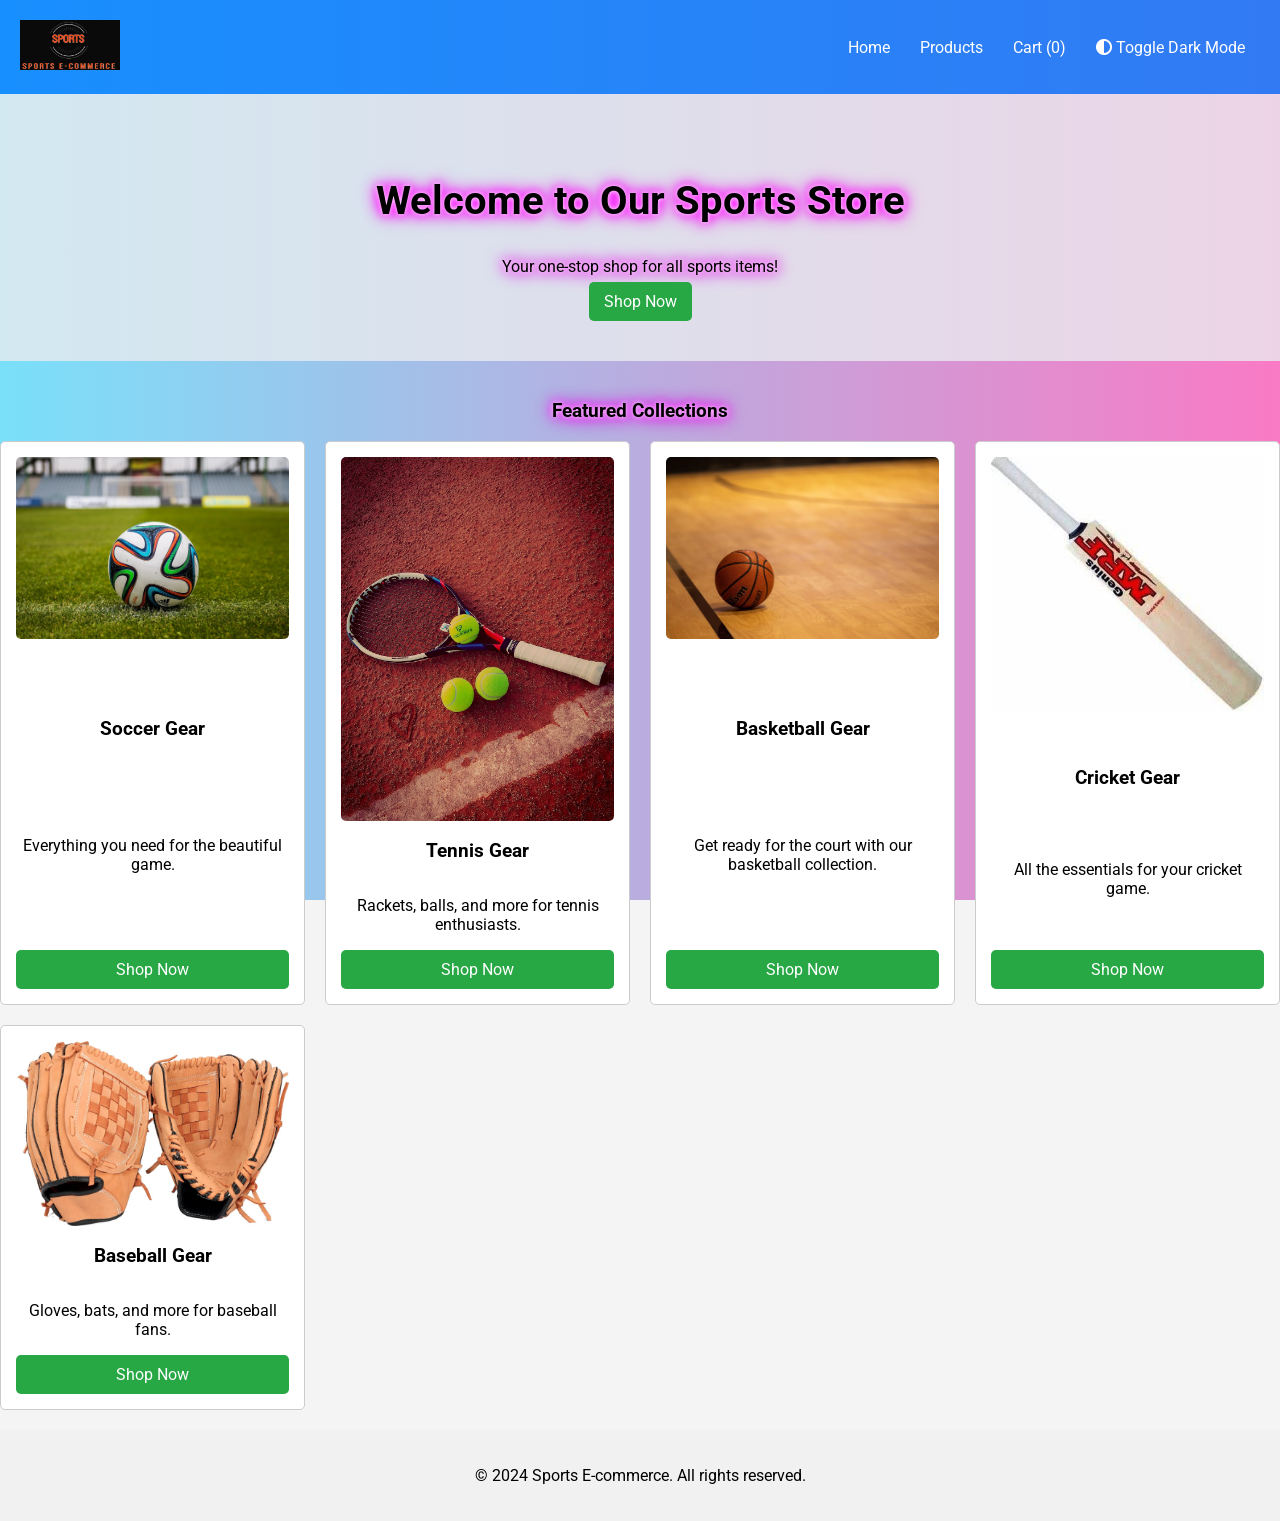
<file: task 2/index.html>
<!DOCTYPE html>
<html lang="en">
<head>
    <meta charset="UTF-8">
    <meta name="viewport" content="width=device-width, initial-scale=1.0">
    <link rel="stylesheet" href="styles.css">
    <link rel="stylesheet" href="https://cdnjs.cloudflare.com/ajax/libs/font-awesome/6.0.0-beta3/css/all.min.css">
    <title>Sports E-commerce</title>
</head>
<body>
    <header>
        <nav>
            <div class="logo">
                <img src="images/1.png" alt="Sports Store Logo">
            </div>
            <ul>
                <li><a href="index.html">Home</a></li>
                <li><a href="products.html">Products</a></li>
                <li><a href="cart.html">Cart (<span id="cart-count">0</span>)</a></li>
                <li><a href="#" id="theme-toggle"><i class="fas fa-adjust"></i> Toggle Dark Mode</a></li>
            </ul>
        </nav>
    </header>
    <div class="hero">
        <h2 class="glow">Welcome to Our Sports Store</h2>
        <p class="glow">Your one-stop shop for all sports items!</p>
        <a href="products.html" class="btn">Shop Now</a>
    </div>
    <section class="collections">
        <h3 class="glow">Featured Collections</h3>
        <div class="collection-grid">
            <div class="collection">
                <img src="images/Soccer Ball.jpg" alt="Soccer Gear">
                <h3>Soccer Gear</h3>
                <p>Everything you need for the beautiful game.</p>
                <a href="products.html" class="btn">Shop Now</a>
            </div>
            <div class="collection">
                <img src="images/Tennis Racket.jpg" alt="Tennis Gear">
                <h3>Tennis Gear</h3>
                <p>Rackets, balls, and more for tennis enthusiasts.</p>
                <a href="products.html" class="btn">Shop Now</a>
            </div>
            <div class="collection">
                <img src="images/Basketball.webp" alt="Basketball Gear">
                <h3>Basketball Gear</h3>
                <p>Get ready for the court with our basketball collection.</p>
                <a href="products.html" class="btn">Shop Now</a>
            </div>
            <div class="collection">
                <img src="images/Cricket Bat.jpg" alt="Cricket Gear">
                <h3>Cricket Gear</h3>
                <p>All the essentials for your cricket game.</p>
                <a href="products.html" class="btn">Shop Now</a>
            </div>
            <div class="collection">
                <img src="images/Baseball Glove.jpg" alt="Baseball Gear">
                <h3>Baseball Gear</h3>
                <p>Gloves, bats, and more for baseball fans.</p>
                <a href="products.html" class="btn">Shop Now</a>
            </div>
        </div>
    </section>
    <footer>
        <p>&copy; 2024 Sports E-commerce. All rights reserved.</p>
    </footer>
    <script src="script.js"></script>
</body>
</html>
</file>
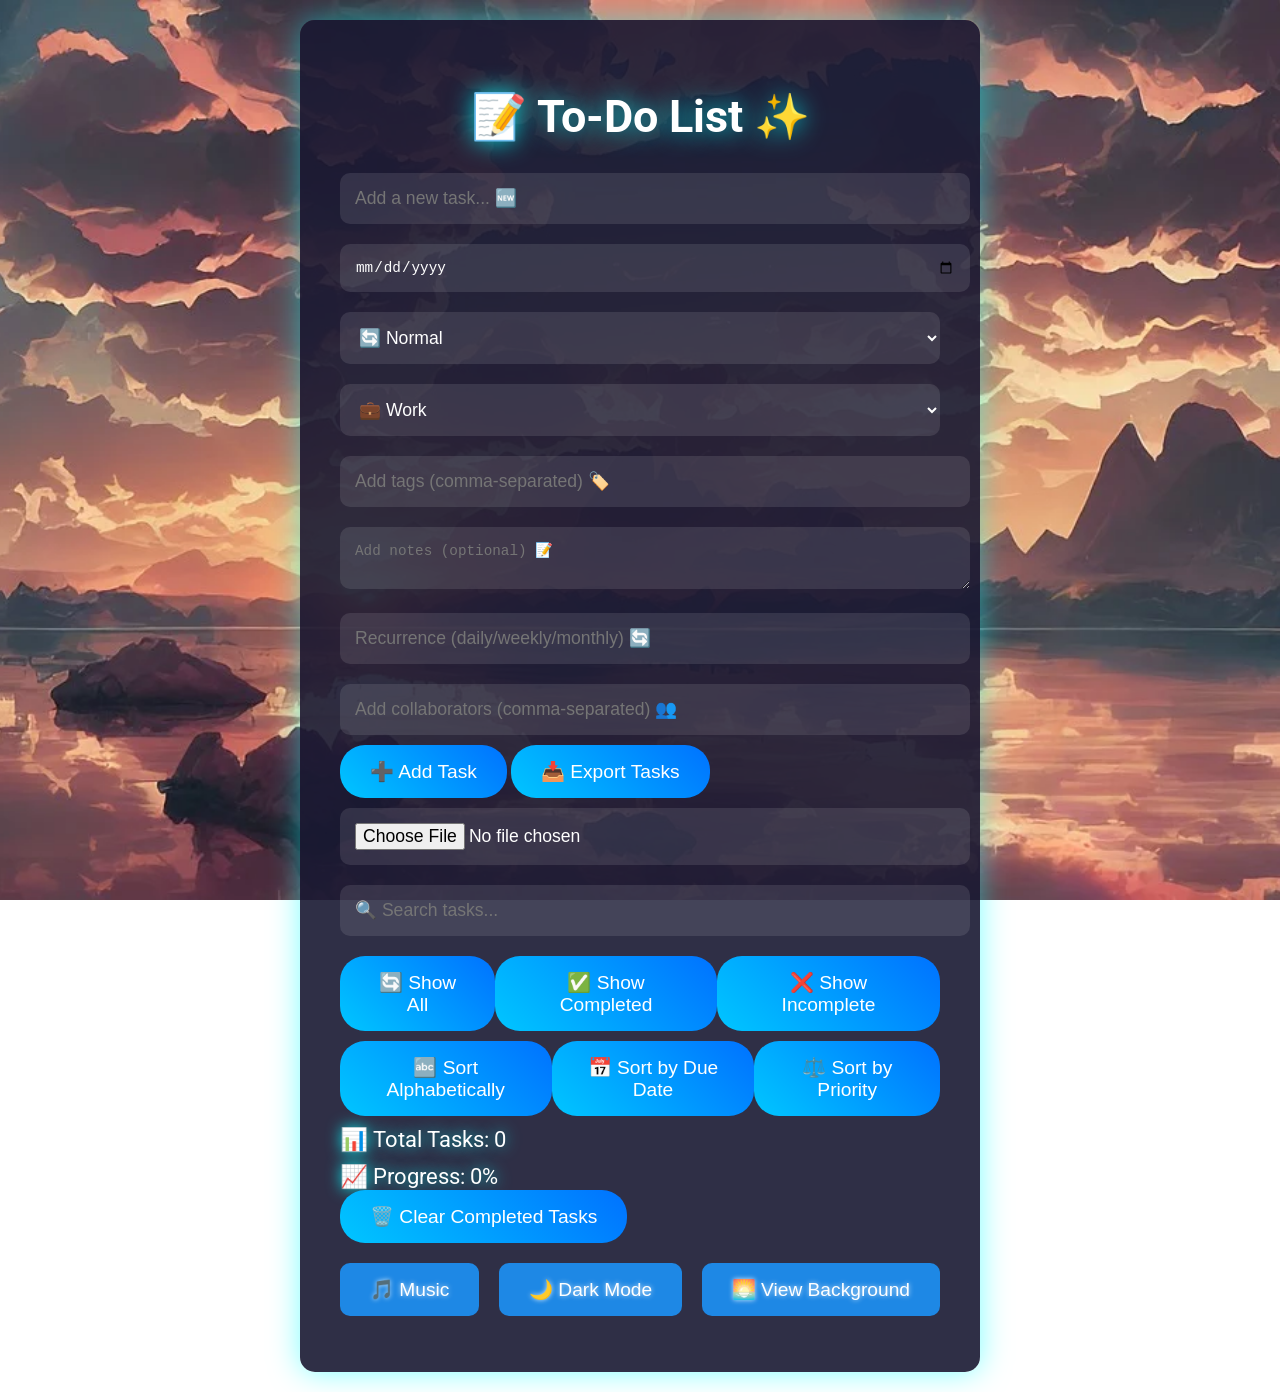
<file: task1/index.html>
<!DOCTYPE html>
<html lang="en">
<head>
    <meta charset="UTF-8">
    <meta name="viewport" content="width=device-width, initial-scale=1.0">
    <link href="https://fonts.googleapis.com/css2?family=Roboto:wght@400;700&display=swap" rel="stylesheet">
    <link rel="stylesheet" href="styles.css">
    <title>To-Do List App</title>
</head>
<body>
    <audio id="backgroundMusic" loop>
        <source src="2.mp3" type="audio/mpeg"> <!-- Replace with your music file -->
        Your browser does not support the audio element.
    </audio>
    <div class="container">
        <h1>📝 To-Do List ✨</h1>
        <input type="text" id="taskInput" placeholder="Add a new task... 🆕">
        <input type="date" id="dueDateInput" placeholder="🗓️ Due Date">
        <select id="priorityInput">
            <option value="normal">🔄 Normal</option>
            <option value="high">🔥 High</option>
            <option value="medium">⚠️ Medium</option>
            <option value="low">🐢 Low</option>
        </select>
        <select id="categoryInput">
            <option value="work">💼 Work</option>
            <option value="personal">🏠 Personal</option>
            <option value="school">🏫 School</option>
        </select>
        <input type="text" id="tagsInput" placeholder="Add tags (comma-separated) 🏷️">
        <textarea id="noteInput" placeholder="Add notes (optional) 📝"></textarea>
        <input type="text" id="recurrenceInput" placeholder="Recurrence (daily/weekly/monthly) 🔄">
        <input type="text" id="collaboratorsInput" placeholder="Add collaborators (comma-separated) 👥">
        <button id="addTaskBtn">➕ Add Task</button>
        <button id="exportTasks">📥 Export Tasks</button>
        <input type="file" id="importTasks" accept=".json">
        <input type="text" id="searchInput" placeholder="🔍 Search tasks...">
        <div class="filters">
            <button id="showAll">🔄 Show All</button>
            <button id="showCompleted">✅ Show Completed</button>
            <button id="showIncomplete">❌ Show Incomplete</button>
        </div>
        <div class="sorting">
            <button id="sortAlphabetically">🔤 Sort Alphabetically</button>
            <button id="sortByDueDate">📅 Sort by Due Date</button>
            <button id="sortByPriority">⚖️ Sort by Priority</button>
        </div>
        <div id="taskCount">📊 Total Tasks: 0</div>
        <div id="taskProgress">📈 Progress: 0%</div>
        <button id="clearCompleted">🗑️ Clear Completed Tasks</button>
        
        <!-- Music and Dark Mode Toggle -->
        <div class="theme-toggle">
            <button id="musicToggle">🎵 Music</button>
            <button id="darkModeToggle">🌙 Dark Mode</button>
            <button id="toggleBackgroundBtn">🌅 View Background</button>
        </div>

        <ul id="taskList"></ul>
        <div id="toast" style="display: none;">🔔 Notification</div>
    </div>
    <script src="script.js"></script>
    <script>
        // Start background music
        const backgroundMusic = document.getElementById('backgroundMusic');
        backgroundMusic.play();

        // Music toggle functionality
        const musicToggle = document.getElementById('musicToggle');
        musicToggle.addEventListener('change', () => {
            if (musicToggle.checked) {
                backgroundMusic.play();
            } else {
                backgroundMusic.pause();
            }
        });

        // Dark mode toggle functionality
        const darkModeToggle = document.getElementById('darkModeToggle');
        darkModeToggle.addEventListener('change', () => {
            document.body.classList.toggle('dark-mode', darkModeToggle.checked);
        });
    </script>
</body>
</html>
</file>
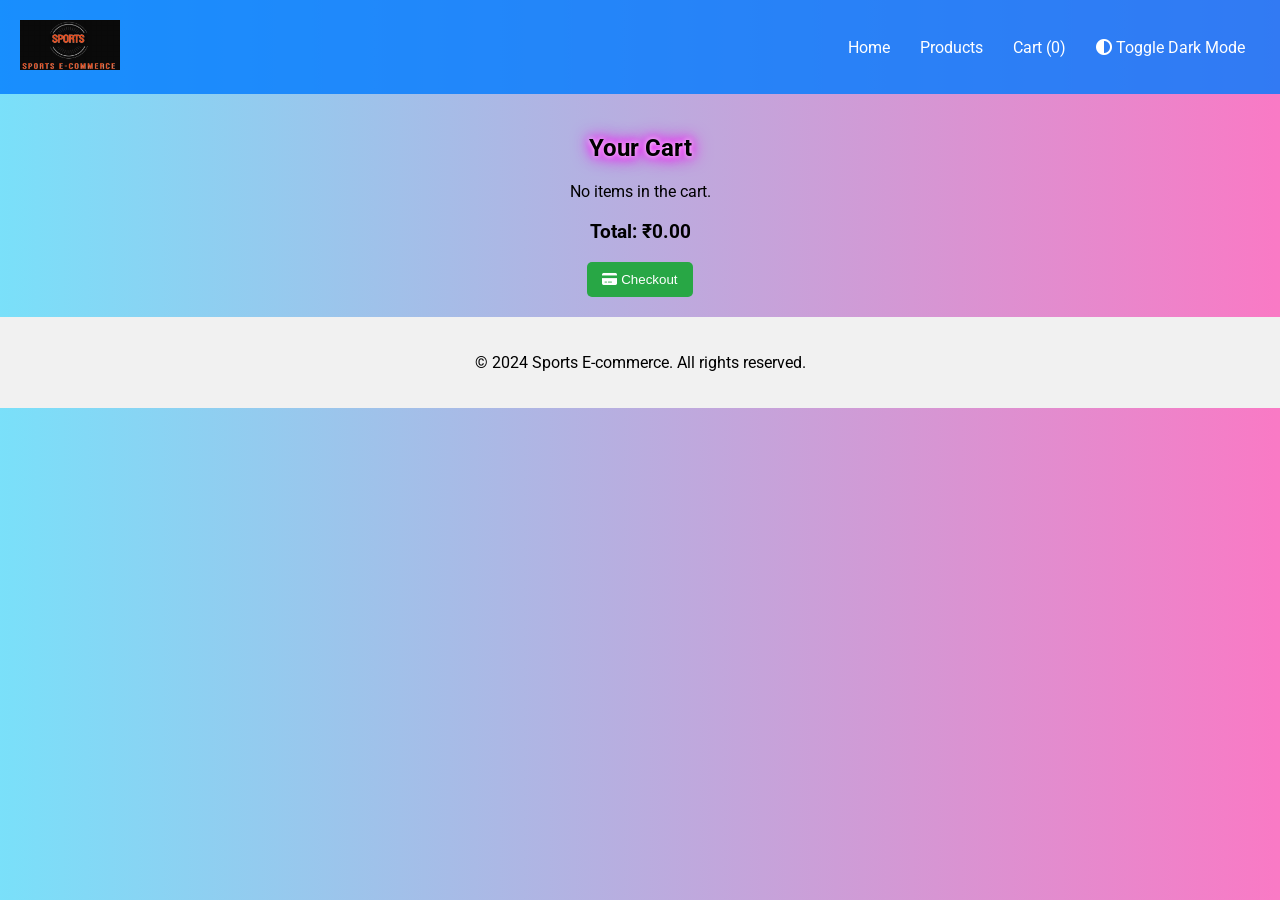
<file: task 2/cart.html>
<!DOCTYPE html>
<html lang="en">
<head>
    <meta charset="UTF-8">
    <meta name="viewport" content="width=device-width, initial-scale=1.0">
    <link rel="stylesheet" href="styles.css">
    <link rel="stylesheet" href="https://cdnjs.cloudflare.com/ajax/libs/font-awesome/6.0.0-beta3/css/all.min.css">
    <title>Cart - Sports E-commerce</title>
</head>
<body>
    <header>
        <nav>
            <div class="logo">
                <img src="images/1.png" alt="Sports Store Logo">
            </div>
            <ul>
                <li><a href="index.html">Home</a></li>
                <li><a href="products.html">Products</a></li>
                <li><a href="cart.html">Cart (<span id="cart-count">0</span>)</a></li>
                <li><a href="#" id="theme-toggle"><i class="fas fa-adjust"></i> Toggle Dark Mode</a></li>
            </ul>
        </nav>
    </header>
    <div class="cart">
        <h2 class="glow">Your Cart</h2>
        <div id="cart-items">
            <p>No items in the cart.</p>
        </div>
        <div class="cart-total">
            <h3>Total: ₹<span id="total-price">0.00</span></h3>
        </div>
        <button id="checkout" class="btn"><i class="fas fa-credit-card"></i> Checkout</button>
    </div>
    <footer>
        <p>&copy; 2024 Sports E-commerce. All rights reserved.</p>
    </footer>
    <script src="script.js"></script>
</body>
</html>
</file>
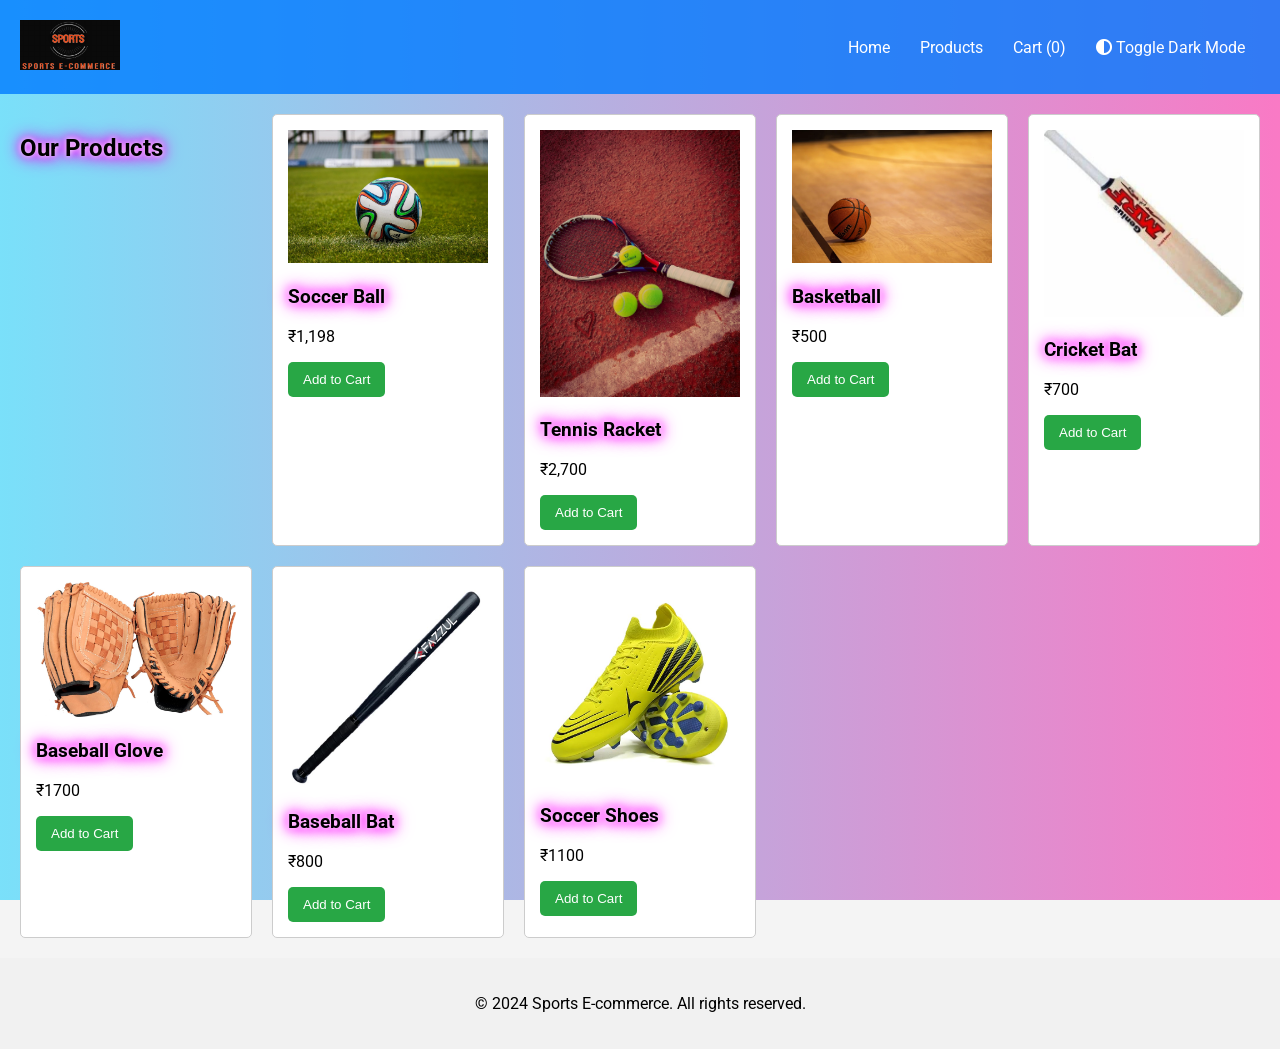
<file: task 2/products.html>
<!DOCTYPE html>
<html lang="en">
<head>
    <meta charset="UTF-8">
    <meta name="viewport" content="width=device-width, initial-scale=1.0">
    <link rel="stylesheet" href="styles.css">
    <link rel="stylesheet" href="https://cdnjs.cloudflare.com/ajax/libs/font-awesome/6.0.0-beta3/css/all.min.css">
    <title>Products - Sports E-commerce</title>
</head>
<body>
    <header>
        <nav>
            <div class="logo">
                <img src="images/1.png" alt="Sports Store Logo">
            </div>
            <ul>
                <li><a href="index.html">Home</a></li>
                <li><a href="products.html">Products</a></li>
                <li><a href="cart.html">Cart (<span id="cart-count">0</span>)</a></li>
                <li><a href="#" id="theme-toggle"><i class="fas fa-adjust"></i> Toggle Dark Mode</a></li>
            </ul>
        </nav>
    </header>
    <div class="product-grid">
        <h2 class="glow">Our Products</h2>
        <!-- Soccer Ball -->
        <div class="product" data-name="Soccer Ball" data-price="1999.99">
            <img src="images/Soccer Ball.jpg" alt="Soccer Ball">
            <h3 class="glow">Soccer Ball</h3>
            <p>₹1,198</p>
            <button class="add-to-cart btn">Add to Cart</button>
        </div>
        <!-- Tennis Racket -->
        <div class="product" data-name="Tennis Racket" data-price="2999.99">
            <img src="images/Tennis Racket.jpg" alt="Tennis Racket">
            <h3 class="glow">Tennis Racket</h3>
            <p>₹2,700</p>
            <button class="add-to-cart btn">Add to Cart</button>
        </div>
        <!-- Basketball -->
        <div class="product" data-name="Basketball" data-price="2499.99">
            <img src="images/Basketball.webp" alt="Basketball">
            <h3 class="glow">Basketball</h3>
            <p>₹500</p>
            <button class="add-to-cart btn">Add to Cart</button>
        </div>
        <!-- Cricket Bat -->
        <div class="product" data-name="Cricket Bat" data-price="1500.00">
            <img src="images/Cricket Bat.jpg" alt="Cricket Bat">
            <h3 class="glow">Cricket Bat</h3>
            <p>₹700</p>
            <button class="add-to-cart btn">Add to Cart</button>
        </div>
        <!-- Baseball Glove -->
        <div class="product" data-name="Baseball Glove" data-price="2000.00">
            <img src="images/Baseball Glove.jpg" alt="Baseball Glove">
            <h3 class="glow">Baseball Glove</h3>
            <p>₹1700</p>
            <button class="add-to-cart btn">Add to Cart</button>
        </div>
        <!-- Baseball Bat  -->
        <div class="product" data-name="Baseball Bat" data-price="2200.00">
            <img src="images/Baseball Bat.jpg" alt="Baseball Bat">
            <h3 class="glow">Baseball Bat</h3>
            <p>₹800</p>
            <button class="add-to-cart btn">Add to Cart</button>
        </div>
        <!-- Soccer Shoes  -->
        <div class="product" data-name="Soccer Shoes" data-price="3500.00">
            <img src="images/Soccer Shoes.jpg" alt="Soccer Shoes">
            <h3 class="glow">Soccer Shoes</h3>
            <p>₹1100</p>
            <button class="add-to-cart btn">Add to Cart</button>
        </div>
    </div>
    <footer>
        <p>&copy; 2024 Sports E-commerce. All rights reserved.</p>
    </footer>
    <script src="script.js"></script>
</body>
</html>
</file>
<file: task 2/styles.css>
@import url('https://fonts.googleapis.com/css2?family=Roboto:wght@400;700&display=swap');

body {
    font-family: 'Roboto', sans-serif;
    margin: 0;
    padding: 0;
    background-color: #f4f4f4;
    transition: background-color 0.3s ease, color 0.3s ease;
}

body.dark-mode {
    background-color: #333;
    color: #f4f4f4;
}

header {
    background: rgba(0, 123, 255, 0.8);
    color: white;
    padding: 20px 0;
    position: sticky;
    top: 0;
    z-index: 1000;
}

nav {
    display: flex;
    align-items: center;
    justify-content: space-between;
    padding: 0 20px;
}

.logo img {
    width: 100px;
    height: auto;
    max-height: 50px;
}

nav ul {
    list-style: none;
    padding: 0;
    display: flex;
}

nav ul li {
    margin: 0 15px;
}

nav ul li a {
    color: white;
    text-decoration: none;
    transition: color 0.3s ease;
}

nav ul li a:hover {
    color: #FFD700;
}

.hero {
    text-align: center;
    padding: 50px 0;
    background: rgba(233, 236, 239, 0.8);
}

.hero h2 {
    font-size: 2.5em;
    animation: textAnimation 1.5s ease-in-out infinite alternate;
}

.hero p {
    animation: textAnimation 1.5s ease-in-out infinite alternate;
}

.collections {
    padding: 20px 0;
    text-align: center;
}

.collection-grid {
    display: grid;
    grid-template-columns: repeat(auto-fill, minmax(300px, 1fr));
    gap: 20px;
}

.collection {
    background: white;
    border: 1px solid #ccc;
    border-radius: 5px;
    padding: 15px;
    transition: transform 0.2s, box-shadow 0.2s;
    text-align: center;
    display: flex;
    flex-direction: column;
    justify-content: space-between;
}

.collection img {
    max-width: 100%;
    height: 250px; /* Fixed height for uniformity */
    object-fit: cover; /* Ensure the image does not stretch */
    border-radius: 5px;
    transition: transform 0.3s;
}

.collection img:hover {
    transform: scale(1.1);
}

.collection:hover {
    transform: scale(1.05);
    box-shadow: 0 4px 20px rgba(0, 0, 0, 0.1);
}

.product-grid {
    display: grid;
    grid-template-columns: repeat(auto-fill, minmax(200px, 1fr));
    gap: 20px;
    padding: 20px;
}

.product, .collection {
    background: white;
    border: 1px solid #ccc;
    border-radius: 5px;
    padding: 15px;
    transition: transform 0.2s, box-shadow 0.2s;
}

body.dark-mode .product, body.dark-mode .collection {
    background: #444;
    border-color: #666;
}

body.dark-mode .product:hover, body.dark-mode .collection:hover {
    box-shadow: 0 4px 20px rgba(255, 255, 255, 0.1);
}

.product img,
.collection img {
    max-width: 100%;
    height: auto;
    transition: transform 0.3s;
}

.product img:hover,
.collection img:hover {
    transform: scale(1.1);
}

.btn {
    background: #28a745;
    color: white;
    padding: 10px 15px;
    border: none;
    border-radius: 5px;
    cursor: pointer;
    text-decoration: none;
    transition: background 0.3s ease;
}

body.dark-mode .btn {
    background: #218838;
}

body.dark-mode .btn:hover {
    background: #28a745;
}

footer {
    text-align: center;
    padding: 20px 0;
    background: #f1f1f1;
}

body.dark-mode footer {
    background: #222;
    color: #fff;
}

.cart {
    padding: 20px;
    text-align: center;
}

.cart-total {
    margin-top: 20px;
}

body.dark-mode .cart {
    background: #444;
}

body.dark-mode .cart-total {
    color: #fff;
}

.glow {
    text-shadow: 0 0 5px #fff, 0 0 10px #ff00ff, 0 0 15px #ff00ff, 0 0 20px #ff00ff;
}

@media (max-width: 600px) {
    nav ul {
        flex-direction: column;
        align-items: center;
    }
    nav ul li {
        margin: 5px 0;
    }
}

body::before {
    content: '';
    position: absolute;
    top: 0;
    left: 0;
    width: 100%;
    height: 100%;
    background: linear-gradient(270deg, rgba(255, 0, 150, 0.5), rgba(0, 204, 255, 0.5));
    animation: backgroundAnimation 10s ease infinite;
    z-index: -1;
}

body.dark-mode::before {
    background: linear-gradient(270deg, rgba(0, 255, 150, 0.5), rgba(255, 0, 204, 0.5)); /* Darker gradient for dark mode */
}

@keyframes backgroundAnimation {
    0% { background-position: 0% 50%; }
    50% { background-position: 100% 50%; }
    100% { background-position: 0% 50%; }
}
</file>
<file: task1/styles.css>
body {
  font-family: 'Roboto', sans-serif;
  margin: 0;
  padding: 20px;
  background: url('1.webp') no-repeat center center fixed; /* Replace with your image */
  background-size: cover;
  color: #ffffff;
}

.container {
  max-width: 600px;
  margin: 0 auto;
  padding: 40px;
  background: rgba(25, 25, 50, 0.9);
  border-radius: 15px;
  box-shadow: 0 0 30px rgba(0, 255, 255, 0.5);
}

h1 {
  text-align: center;
  font-size: 2.8em;
  margin-bottom: 20px;
  text-shadow: 0 0 25px rgba(0, 255, 255, 0.8);
}

input, select, textarea {
  width: 100%;
  padding: 15px;
  margin: 10px 0;
  border: none;
  border-radius: 10px;
  background: rgba(255, 255, 255, 0.1);
  color: white;
  font-size: 1.1em;
  transition: background 0.3s, box-shadow 0.3s;
}

input:focus, select:focus, textarea:focus {
  background: rgba(255, 255, 255, 0.3);
  outline: none;
  box-shadow: 0 0 15px rgba(0, 255, 255, 1);
}

.task-item {
  display: flex;
  justify-content: space-between;
  align-items: center;
  margin: 15px 0;
  padding: 15px;
  background: rgba(255, 255, 255, 0.2);
  border: 1px solid rgba(255, 255, 255, 0.5);
  border-radius: 10px;
  transition: background 0.3s, box-shadow 0.3s;
}

.task-item:hover {
  background: rgba(255, 255, 255, 0.3);
  box-shadow: 0 0 20px rgba(0, 255, 255, 1);
}

.task-info {
  flex-grow: 1;
  margin-right: 10px;
}

button {
  padding: 15px 30px;
  border: none;
  border-radius: 25px; /* Rounder edges for a softer look */
  background: linear-gradient(45deg, #00c6ff, #0072ff); /* Bright blue gradient */
  color: white; /* White text */
  font-size: 1.2em;
  cursor: pointer;
  position: relative; /* For positioning effects */
  overflow: hidden; /* Contain pseudo-elements */
  transition: transform 0.2s, box-shadow 0.3s; /* Smooth transitions */
}

button::after {
  content: '';
  position: absolute;
  top: 50%;
  left: 50%;
  width: 300%;
  height: 300%;
  background: rgba(255, 255, 255, 0.1); /* Soft light effect */
  border-radius: 50%; /* Circular effect */
  transform: translate(-50%, -50%) scale(0); /* Start scaled down */
  transition: transform 0.4s ease; /* Smooth scaling */
  z-index: 0; /* Behind the text */
}

button:hover::after {
  transform: translate(-50%, -50%) scale(1); /* Expand on hover */
}

button:hover {
  background: linear-gradient(45deg, #0072ff, #00c6ff); /* Swap gradient colors on hover */
  transform: translateY(-2px); /* Slight lift effect */
  box-shadow: 0 5px 25px rgba(0, 114, 255, 0.5); /* Enhanced shadow */
}

button span {
  position: relative; /* Keep text above the overlay */
  z-index: 1; /* Bring text above the pseudo-element */
}

.filters, .sorting {
  display: flex;
  justify-content: space-between;
  margin: 10px 0;
}

#taskCount, #taskProgress {
  margin-top: 10px;
  font-size: 1.4em;
  text-shadow: 0 0 15px rgba(0, 255, 255, 0.8);
}

#toast {
  background: rgba(0, 0, 0, 0.8);
  color: white;
  padding: 10px;
  border-radius: 5px;
  position: fixed;
  top: 20px;
  left: 50%;
  transform: translateX(-50%);
  display: none; /* 🔕 */
}

.priority-low { color: green; } /* 🍏 */
.priority-medium { color: orange; } /* 🍊 */
.priority-high { color: red; } /* 🔴 */

.theme-toggle {
  display: flex;
  justify-content: space-between;
  margin-top: 20px;
}

.dark-mode {
  background-color: #222; /* 🌑 */
  color: #fff;
}

.dark-mode input, .dark-mode select, .dark-mode textarea {
  background-color: #444; /* 🌘 */
  color: white;
  border: 1px solid #666;
}

.dark-mode button {
  background: #03a9f4; /* 🌊 */
}

.dark-mode button:hover {
  background: #0297e6; /* 🔵 */
}

.theme-toggle {
  display: flex;
  align-items: center;
  justify-content: space-between;
  margin-top: 20px;
}

.theme-toggle label {
  margin-right: 10px;
  font-size: 1.2em;
  color: #ffffff;
}

.theme-toggle input[type="checkbox"] {
  margin-right: 10px;
}

.theme-toggle button {
  padding: 15px 30px; /* Match padding */
  border: none; /* No border */
  border-radius: 10px; /* Match border radius */
  background: #1e88e5; /* Match existing button background */
  color: white; /* White text */
  cursor: pointer; /* Pointer cursor */
  font-size: 1.2em; /* Match font size */
  transition: background 0.3s, transform 0.2s, box-shadow 0.3s; /* Same transitions */
  text-shadow: 0 0 5px rgba(255, 255, 255, 0.8); /* Add text shadow */
}

.theme-toggle button:hover {
  background: #1565c0; /* Hover color match */
  transform: scale(1.05); /* Scale effect */
  box-shadow: 0 0 15px rgba(30, 136, 229, 1); /* Hover shadow effect */
}
</file>
